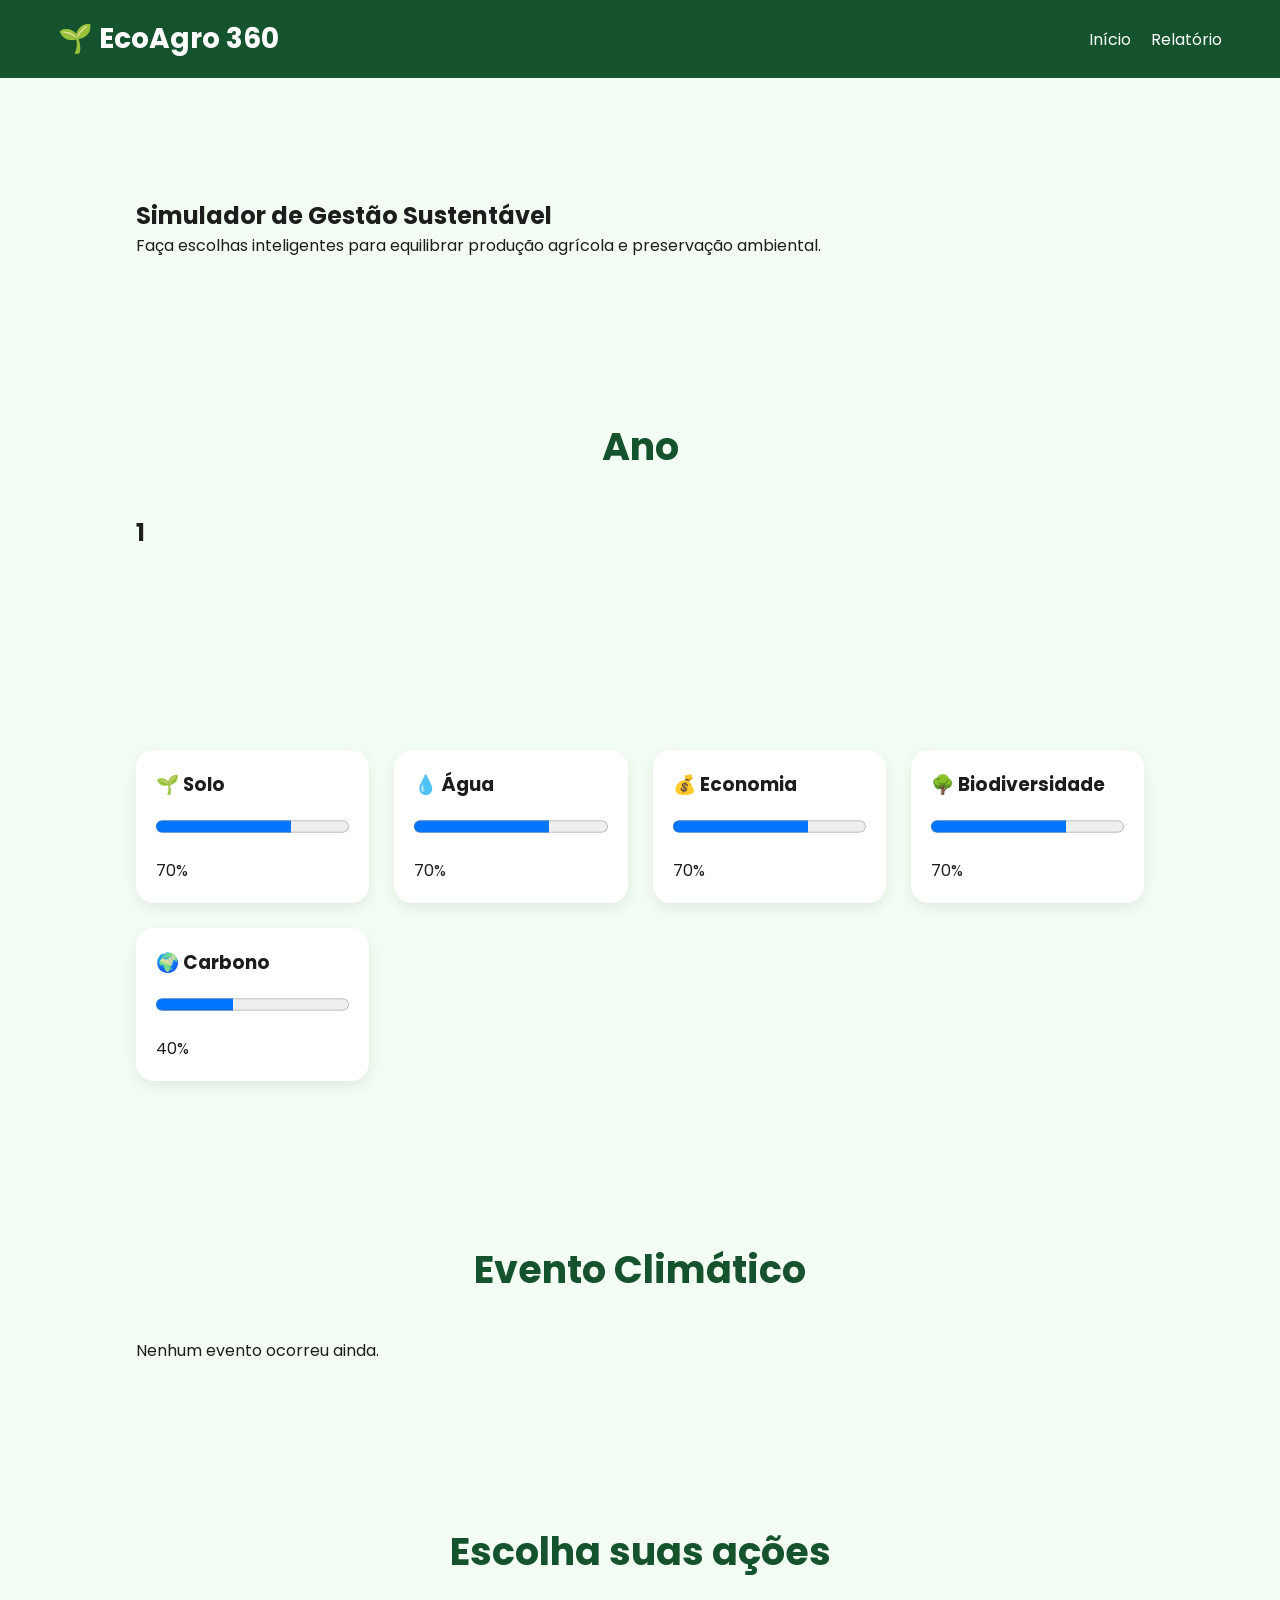
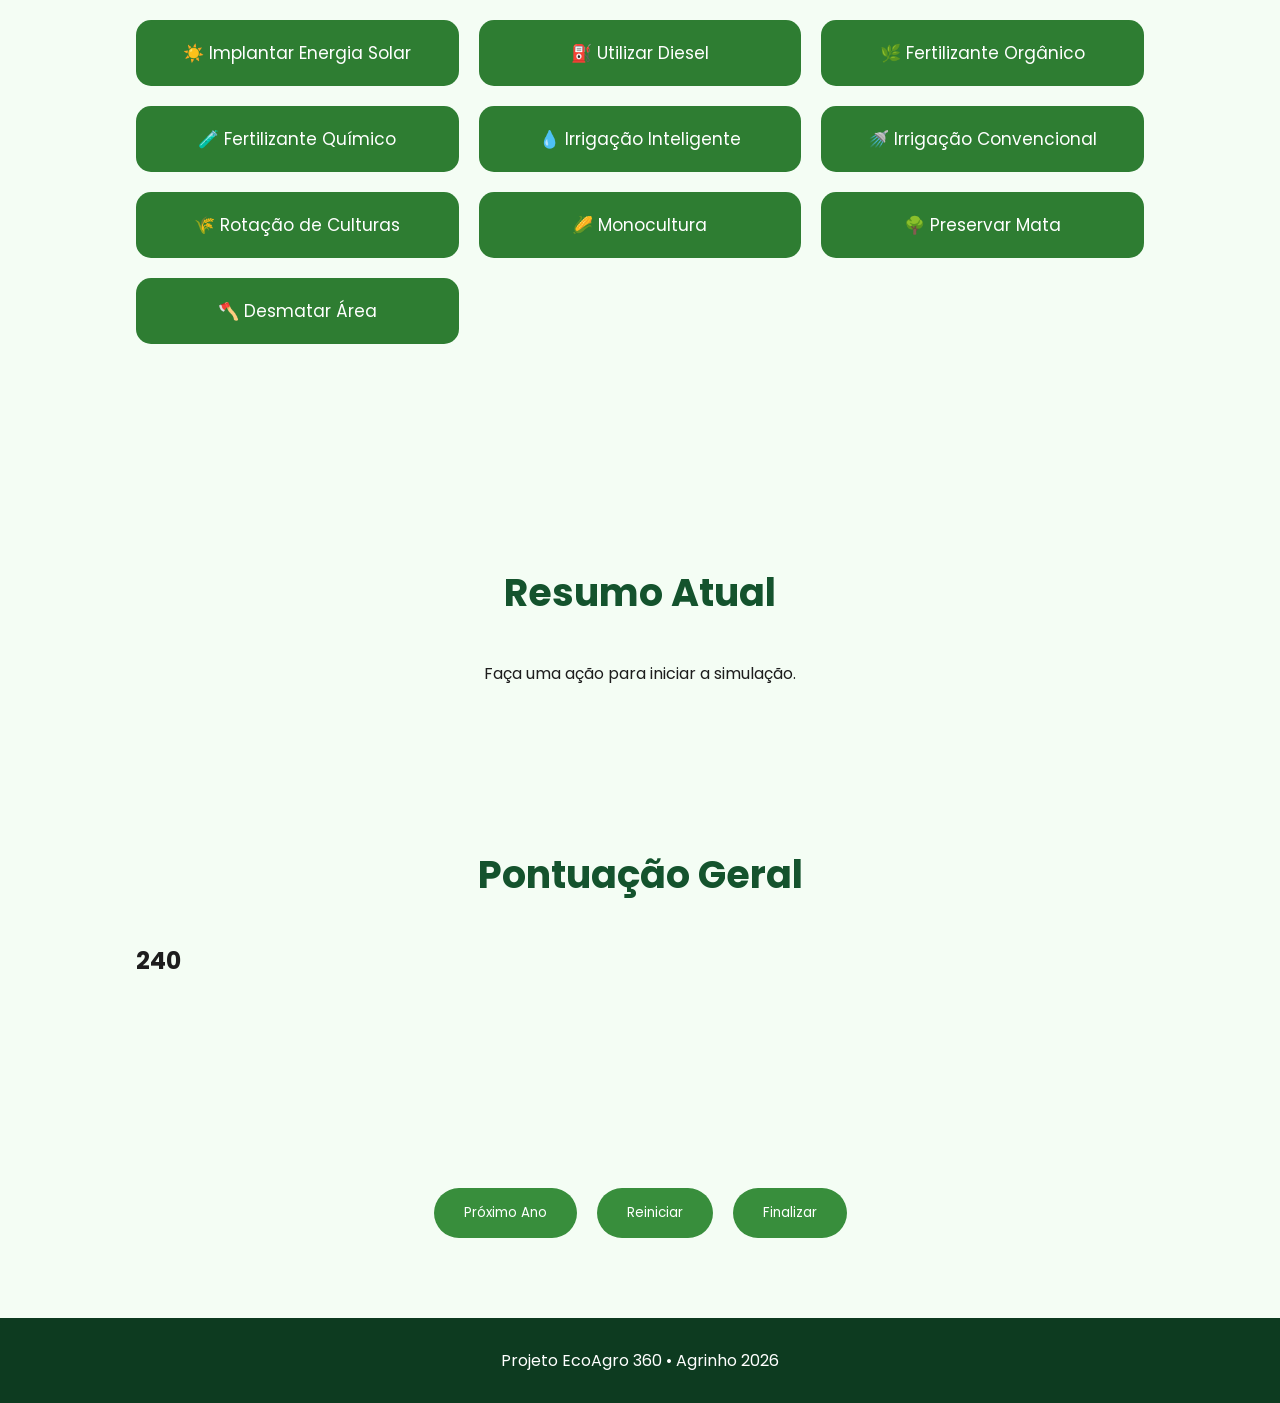
<file: relatorio.html>
<!DOCTYPE html>
<html lang="pt-BR">

<head>

    <meta charset="UTF-8">
    <meta name="viewport" content="width=device-width, initial-scale=1.0">

    <title>EcoAgro 360 | Relatório Final</title>

    <link rel="stylesheet" href="css/style.css">
    <link rel="stylesheet" href="css/animacoes.css">

    <link rel="preconnect" href="https://fonts.googleapis.com">
    <link rel="preconnect" href="https://fonts.gstatic.com" crossorigin>

    <link href="https://fonts.googleapis.com/css2?family=Poppins:wght@300;400;500;600;700&display=swap"
        rel="stylesheet">

</head>

<body>

    <header>

        <nav>

            <div class="logo">

                🌱 EcoAgro 360

            </div>

            <ul>

                <li><a href="index.html">Início</a></li>
                <li><a href="simulador.html">Simulador</a></li>

            </ul>

        </nav>

    </header>

    <main class="relatorio">

        <section class="tituloRelatorio">

            <h1>

                Relatório Final da Fazenda

            </h1>

            <p>

                Veja como suas decisões influenciaram o equilíbrio entre produção e meio ambiente.

            </p>

        </section>

        <section class="resultadoPrincipal">

            <h2>

                Resultado Geral

            </h2>

            <div id="classificacao" class="classificacao">

                Produtor Sustentável

            </div>

        </section>

        <section class="cardsRelatorio">

            <div class="cardRelatorio">

                <h3>🌱 Solo</h3>

                <span id="soloFinal">

                    0%

                </span>

            </div>

            <div class="cardRelatorio">

                <h3>💧 Água</h3>

                <span id="aguaFinal">

                    0%

                </span>

            </div>

            <div class="cardRelatorio">

                <h3>💰 Economia</h3>

                <span id="economiaFinal">

                    0%

                </span>

            </div>

            <div class="cardRelatorio">

                <h3>🌳 Biodiversidade</h3>

                <span id="bioFinal">

                    0%

                </span>

            </div>

            <div class="cardRelatorio">

                <h3>🌍 Carbono</h3>

                <span id="carbonoFinal">

                    0%

                </span>

            </div>

        </section>

        <section class="pontuacaoFinal">

            <h2>

                Pontuação Final

            </h2>

            <h1 id="pontuacaoFinal">

                0

            </h1>

        </section>

        <section class="analise">

            <h2>

                Avaliação Inteligente

            </h2>

            <p id="textoAnalise">

                Aguarde...

            </p>

        </section>

        <section class="medalhas">

            <h2>

                Medalhas Conquistadas

            </h2>

            <div id="listaMedalhas" class="medalhasGrid">

                <!-- JavaScript adicionará -->

            </div>

        </section>

        <section class="conselhos">

            <h2>

                Recomendações

            </h2>

            <ul id="listaConselhos">

            </ul>

        </section>

        <section class="acoesRelatorio">

            <button onclick="window.print()">

                🖨️ Imprimir Relatório

            </button>

            <button onclick="location.href='simulador.html'">

                🔄 Jogar Novamente

            </button>

            <button onclick="location.href='index.html'">

                🏠 Página Inicial

            </button>

        </section>

    </main>

    <footer>

        <p>

            EcoAgro 360 • Projeto desenvolvido para o Agrinho 2026

        </p>

    </footer>

    <script src="js/relatorio.js"></script>

</body>

</html>
</file>
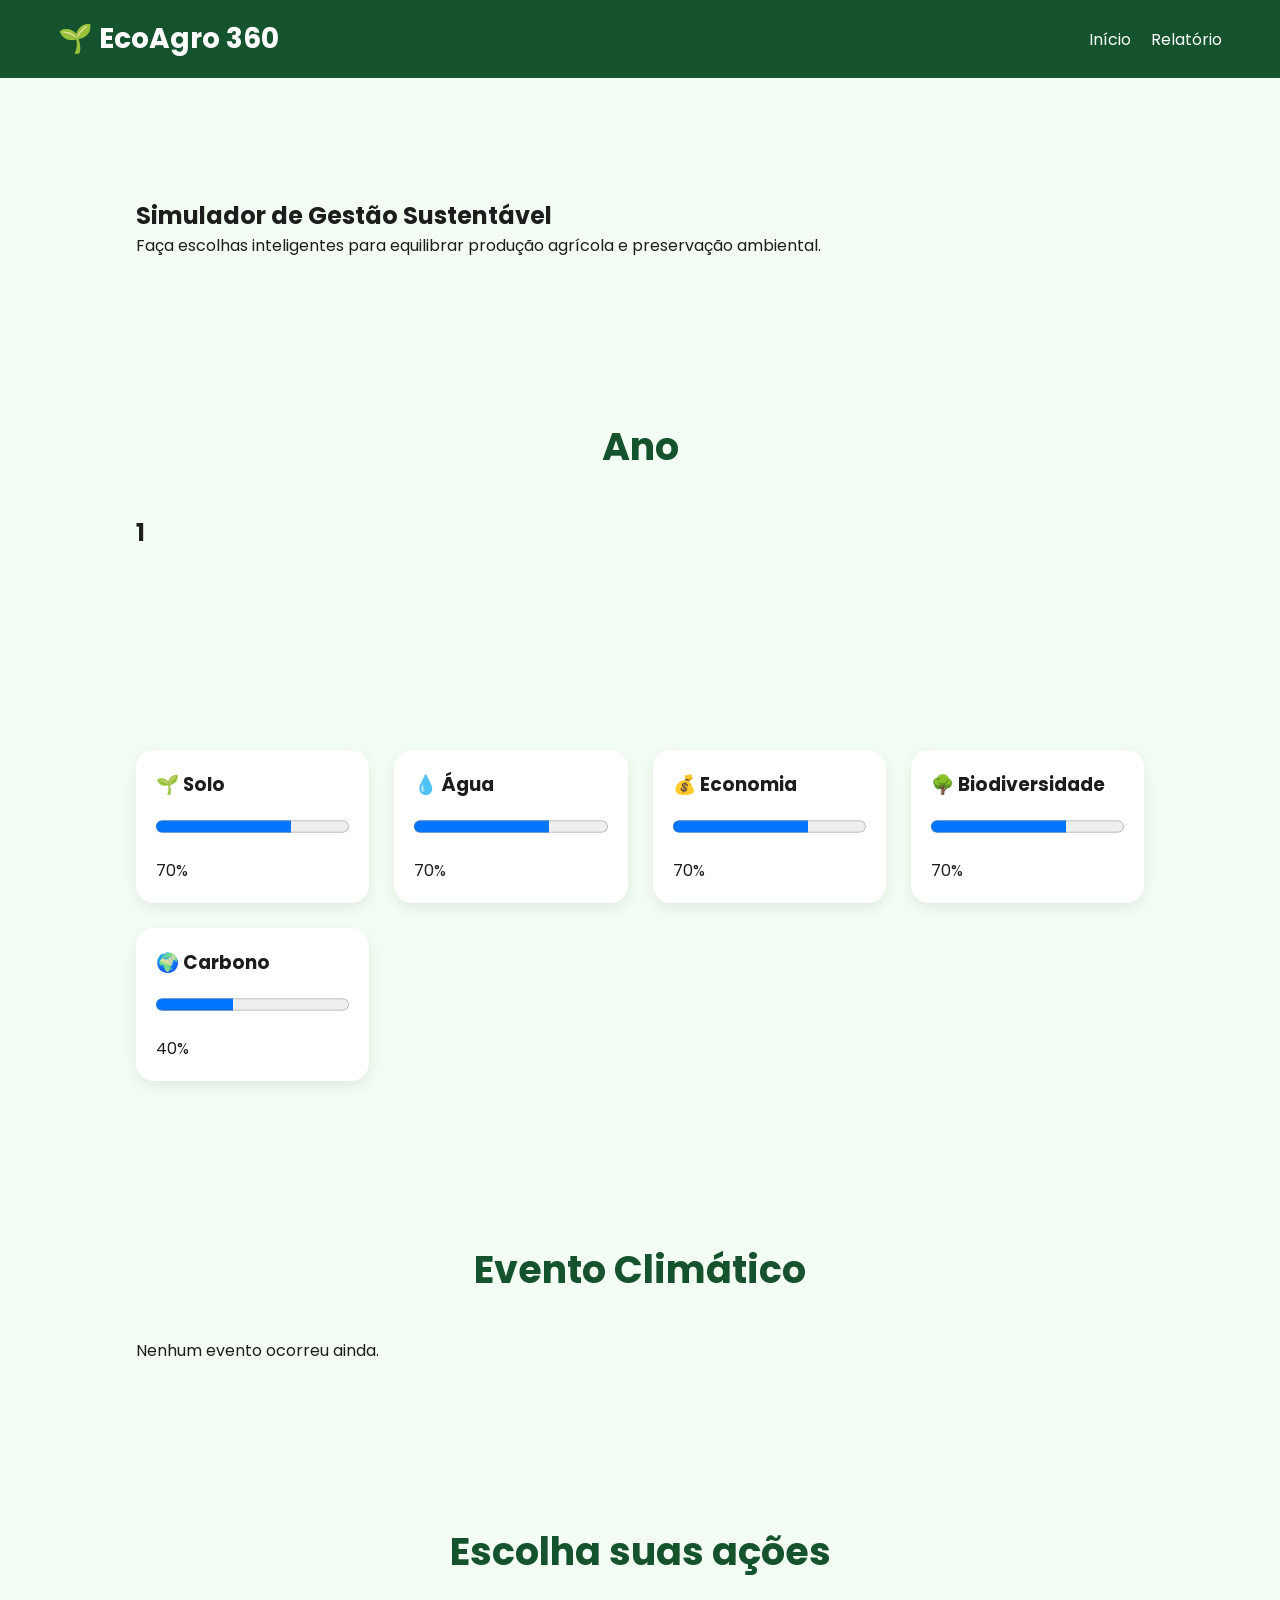
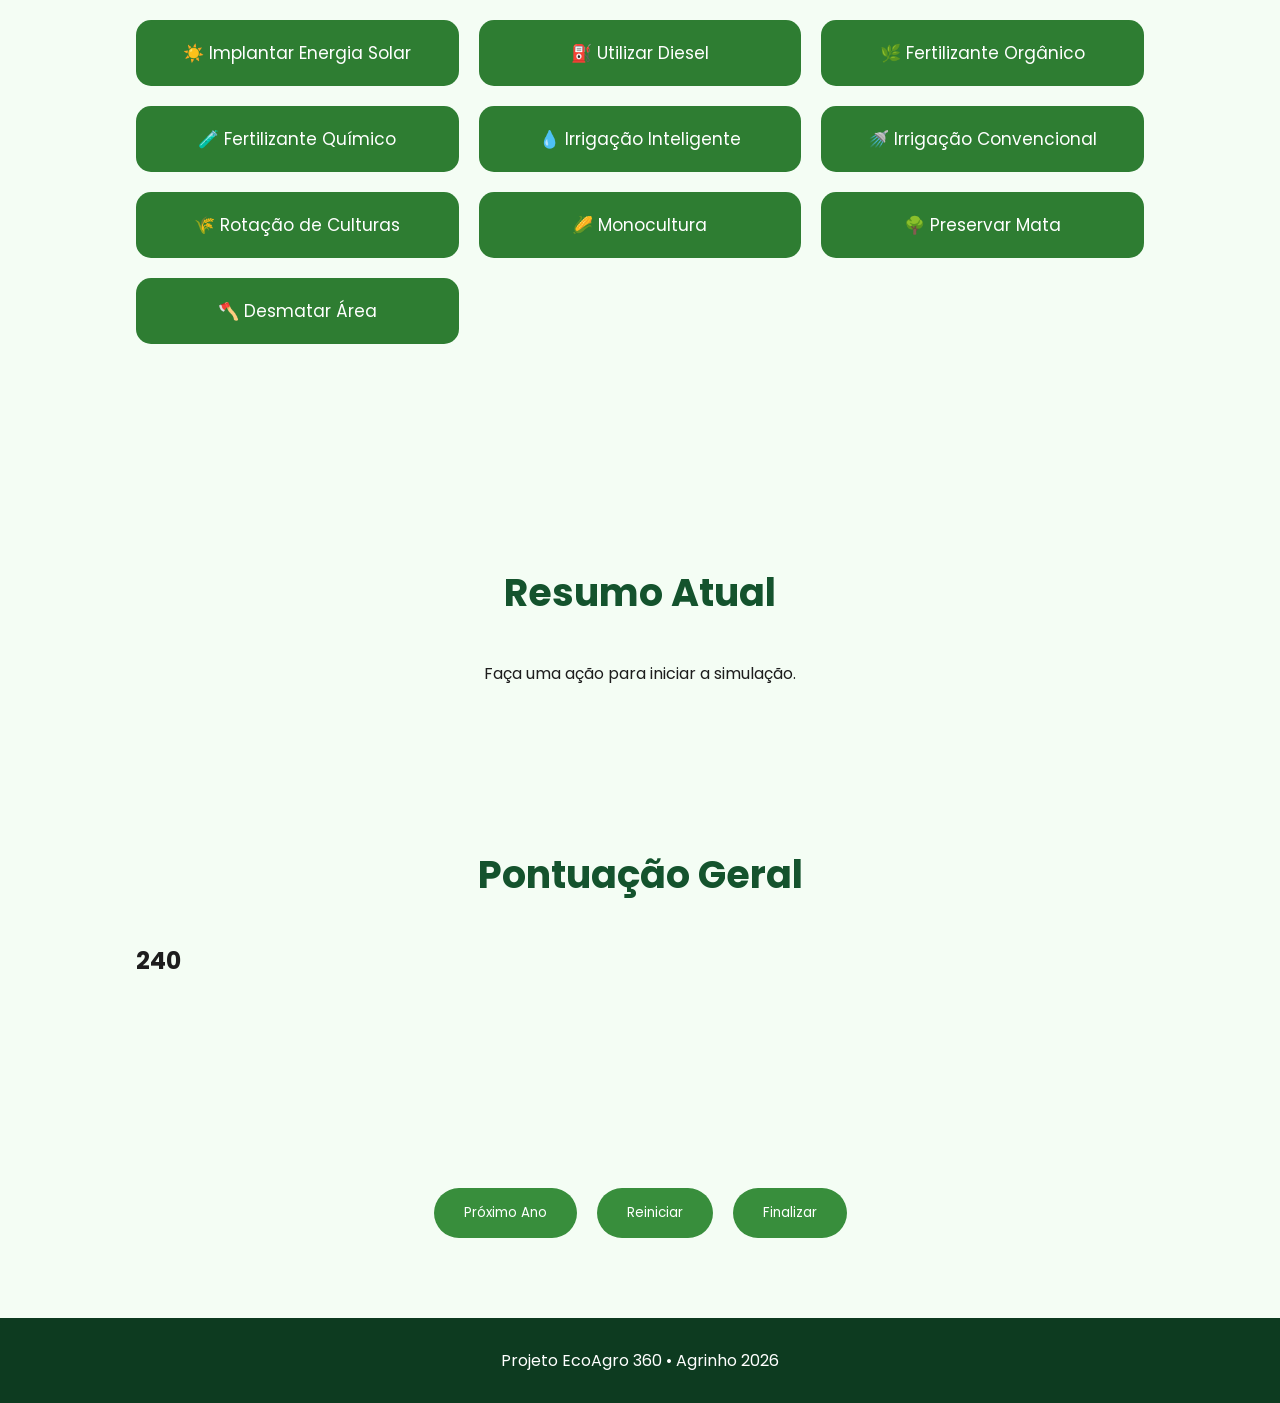
<file: simulador.html>
<!DOCTYPE html>
<html lang="pt-BR">

<head>

    <meta charset="UTF-8">
    <meta name="viewport" content="width=device-width, initial-scale=1.0">

    <title>EcoAgro 360 | Simulador</title>

    <link rel="stylesheet" href="css/style.css">
    <link rel="stylesheet" href="css/animacoes.css">

    <link rel="preconnect" href="https://fonts.googleapis.com">
    <link rel="preconnect" href="https://fonts.gstatic.com" crossorigin>

    <link href="https://fonts.googleapis.com/css2?family=Poppins:wght@300;400;500;600;700&display=swap"
        rel="stylesheet">

</head>

<body>

    <header>

        <nav>

            <div class="logo">

                🌱 EcoAgro 360

            </div>

            <ul>

                <li><a href="index.html">Início</a></li>

                <li><a href="relatorio.html">Relatório</a></li>

            </ul>

        </nav>

    </header>

    <main class="simulador">

        <section class="painelSuperior">

            <h1>

                Simulador de Gestão Sustentável

            </h1>

            <p>

                Faça escolhas inteligentes para equilibrar produção agrícola e preservação ambiental.

            </p>

        </section>

        <section class="anoAtual">

            <h2>

                Ano

            </h2>

            <h1 id="ano">

                1

            </h1>

        </section>

        <section class="dashboard">

            <div class="indicador">

                <h3>🌱 Solo</h3>

                <progress id="solo" value="70" max="100"></progress>
                <span id="soloTexto">70%</span>
            </div>

            <div class="indicador">

                <h3>💧 Água</h3>

                <progress id="agua" value="70" max="100"></progress>
                <span id="aguaTexto">70%</span>

            </div>

            <div class="indicador">

                <h3>💰 Economia</h3>

                <progress id="economia" value="70" max="100"></progress>
                <span id="economiaTexto">70%</span>

            </div>

            <div class="indicador">

                <h3>🌳 Biodiversidade</h3>

                <progress id="bio" value="70" max="100"></progress>
                <span id="bioTexto">70%</span>

            </div>

            <div class="indicador">

                <h3>🌍 Carbono</h3>

                <progress id="carbono" value="40" max="100"></progress>
                <span id="carbonoTexto">40%</span>

            </div>

        </section>

        <section class="evento">

            <h2>

                Evento Climático

            </h2>

            <div id="eventoAtual">

                Nenhum evento ocorreu ainda.

            </div>

        </section>

        <section class="acoes">

            <h2>

                Escolha suas ações

            </h2>

            <div class="gridAcoes">

                <button onclick="escolha('solar')">

                    ☀️ Implantar Energia Solar

                </button>

                <button onclick="escolha('diesel')">

                    ⛽ Utilizar Diesel

                </button>

                <button onclick="escolha('organico')">

                    🌿 Fertilizante Orgânico

                </button>

                <button onclick="escolha('quimico')">

                    🧪 Fertilizante Químico

                </button>

                <button onclick="escolha('gotejamento')">

                    💧 Irrigação Inteligente

                </button>

                <button onclick="escolha('desperdicio')">

                    🚿 Irrigação Convencional

                </button>

                <button onclick="escolha('rotacao')">

                    🌾 Rotação de Culturas

                </button>

                <button onclick="escolha('mono')">

                    🌽 Monocultura

                </button>

                <button onclick="escolha('preservar')">

                    🌳 Preservar Mata

                </button>

                <button onclick="escolha('desmatar')">

                    🪓 Desmatar Área

                </button>

            </div>

        </section>

        <section class="status">

            <h2>

                Resumo Atual

            </h2>

            <div id="mensagem">

                Faça uma ação para iniciar a simulação.

            </div>

        </section>

        <section class="pontuacao">

            <h2>

                Pontuação Geral

            </h2>

            <h1 id="pontos">

                0

            </h1>

        </section>

        <section class="controles">

            <button onclick="proximoAno()">

                Próximo Ano

            </button>

            <button onclick="reiniciarJogo()">

                Reiniciar

            </button>

            <button onclick="finalizarSimulacao()">

                Finalizar

            </button>

        </section>

    </main>

    <footer>

        <p>

            Projeto EcoAgro 360 • Agrinho 2026

        </p>

    </footer>

    <script src="js/simulador.js"></script>

</body>

</html>
</file>
<file: css/style.css>
/* ========================= */
/* RESET */
/* ========================= */

*{
    margin:0;
    padding:0;
    box-sizing:border-box;
    font-family:'Poppins',sans-serif;
}

html{
    scroll-behavior:smooth;
}

body{

    background:#f4fdf4;
    color:#1d1d1d;
    overflow-x:hidden;

}

/* ========================= */
/* HEADER */
/* ========================= */

header{

    width:100%;
    background:#14532d;
    position:sticky;
    top:0;
    z-index:1000;

}

nav{

    max-width:1200px;
    margin:auto;

    display:flex;

    justify-content:space-between;

    align-items:center;

    padding:18px;

}

.logo{

    color:white;

    font-size:28px;

    font-weight:700;

}

nav ul{

    display:flex;

    gap:20px;

    list-style:none;

}

nav a{

    color:white;

    text-decoration:none;

    transition:.3s;

}

nav a:hover{

    color:#ffd54f;

}

/* ========================= */
/* HERO */
/* ========================= */

.hero{

    min-height:100vh;

    display:flex;

    align-items:center;

    justify-content:center;

    text-align:center;

    background:linear-gradient(
        rgba(0,0,0,.45),
        rgba(0,0,0,.45)
    ),

    url("../assets/imagens/fundo.jpg");

    background-size:cover;

    background-position:center;

    padding:40px;

}

.hero h1{

    font-size:65px;

    color:white;

}

.hero span{

    color:#9cff9c;

}

.hero p{

    color:white;

    max-width:700px;

    margin:25px auto;

    font-size:22px;

}

.botaoPrincipal{

    display:inline-block;

    padding:15px 35px;

    border-radius:40px;

    background:#43a047;

    color:white;

    text-decoration:none;

    transition:.4s;

    font-weight:bold;

}

.botaoPrincipal:hover{

    transform:scale(1.08);

    background:#2e7d32;

}

/* ========================= */
/* SEÇÕES */
/* ========================= */

section{

    padding:80px 8%;

}

section h2{

    text-align:center;

    margin-bottom:40px;

    font-size:38px;

    color:#14532d;

}

/* ========================= */
/* CARDS */
/* ========================= */

.cards{

    display:grid;

    grid-template-columns:repeat(auto-fit,minmax(250px,1fr));

    gap:30px;

}

.card{

    background:white;

    border-radius:18px;

    padding:30px;

    text-align:center;

    transition:.4s;

    box-shadow:0 5px 15px rgba(0,0,0,.08);

}

.card:hover{

    transform:translateY(-8px);

    box-shadow:0 15px 35px rgba(0,0,0,.15);

}

.card h3{

    margin-bottom:15px;

    color:#2e7d32;

}

/* ========================= */
/* OBJETIVOS */
/* ========================= */

.objetivosGrid{

    display:grid;

    grid-template-columns:repeat(auto-fit,minmax(250px,1fr));

    gap:30px;

}

.objetivosGrid div{

    background:white;

    padding:35px;

    border-radius:20px;

    text-align:center;

    box-shadow:0 5px 20px rgba(0,0,0,.08);

}

.objetivosGrid span{

    font-size:55px;

}

/* ========================= */
/* PAINEL */
/* ========================= */

.painel{

    display:grid;

    gap:25px;

}

.barra{

    width:100%;

    height:20px;

    background:#d7d7d7;

    border-radius:50px;

    overflow:hidden;

}

.progresso{

    height:100%;

    border-radius:50px;

    animation:carregar 2s;

}

.solo{

    width:85%;

    background:#795548;

}

.agua{

    width:90%;

    background:#2196f3;

}

.bio{

    width:82%;

    background:#4caf50;

}

.economia{

    width:75%;

    background:#ffc107;

}

/* ========================= */
/* CURIOSIDADES */
/* ========================= */

.curiosidades{

    background:#14532d;

    color:white;

    text-align:center;

}

.curiosidades h2{

    color:white;

}

#curiosidade{

    font-size:22px;

    margin:30px auto;

    max-width:800px;

}

.curiosidades button{

    padding:14px 30px;

    border:none;

    background:#ffd54f;

    border-radius:30px;

    cursor:pointer;

    font-size:17px;

    transition:.3s;

}

.curiosidades button:hover{

    transform:scale(1.05);

}

/* ========================= */
/* CTA */
/* ========================= */

.cta{

    text-align:center;

    background:linear-gradient(90deg,#2e7d32,#4caf50);

    color:white;

}

.cta h2{

    color:white;

    margin-bottom:30px;

}

/* ========================= */
/* FOOTER */
/* ========================= */

footer{

    background:#0d3b20;

    color:white;

    text-align:center;

    padding:30px;

}

/* ========================= */
/* SIMULADOR */
/* ========================= */

.simulador{

    max-width:1200px;

    margin:auto;

    padding-top:40px;

}

.dashboard{

    display:grid;

    grid-template-columns:repeat(auto-fit,minmax(230px,1fr));

    gap:25px;

    margin-top:40px;

}

.indicador{

    background:white;

    padding:20px;

    border-radius:18px;

    box-shadow:0 5px 15px rgba(0,0,0,.08);

}

progress{

    width:100%;

    height:25px;

    margin:15px 0;

}

.gridAcoes{

    display:grid;

    grid-template-columns:repeat(auto-fit,minmax(260px,1fr));

    gap:20px;

    margin-top:30px;

}

.gridAcoes button{

    padding:20px;

    border:none;

    border-radius:15px;

    cursor:pointer;

    background:#2e7d32;

    color:white;

    transition:.3s;

    font-size:17px;

}

.gridAcoes button:hover{

    transform:translateY(-5px);

    background:#1b5e20;

}

.status{

    margin-top:60px;

    text-align:center;

}

.controles{

    display:flex;

    gap:20px;

    justify-content:center;

    flex-wrap:wrap;

    margin-top:50px;

}

.controles button{

    padding:15px 30px;

    border:none;

    border-radius:30px;

    background:#388e3c;

    color:white;

    cursor:pointer;

    transition:.3s;

}

.controles button:hover{

    transform:scale(1.05);

}

/* ========================= */
/* RELATÓRIO */
/* ========================= */

.cardsRelatorio{

    display:grid;

    grid-template-columns:repeat(auto-fit,minmax(220px,1fr));

    gap:25px;

    margin-top:40px;

}

.cardRelatorio{

    background:white;

    border-radius:20px;

    text-align:center;

    padding:30px;

    box-shadow:0 5px 20px rgba(0,0,0,.08);

}

.cardRelatorio span{

    font-size:40px;

    font-weight:bold;

    color:#2e7d32;

}

.classificacao{

    font-size:40px;

    text-align:center;

    color:#1b5e20;

    margin:40px 0;

    font-weight:700;

}

.medalhasGrid{

    display:grid;

    grid-template-columns:repeat(auto-fit,minmax(220px,1fr));

    gap:20px;

}

.medalhasGrid div{

    background:#fff;

    padding:20px;

    border-radius:15px;

    text-align:center;

    box-shadow:0 5px 15px rgba(0,0,0,.08);

}

/* ========================= */
/* RESPONSIVO */
/* ========================= */

@media(max-width:900px){

nav{

flex-direction:column;

gap:20px;

}

.hero h1{

font-size:45px;

}

.hero p{

font-size:18px;

}

section h2{

font-size:30px;

}

}

@media(max-width:600px){

.hero{

padding:20px;

}

.hero h1{

font-size:34px;

}

.botaoPrincipal{

padding:12px 25px;

}

.logo{

font-size:22px;

}

nav ul{

flex-wrap:wrap;

justify-content:center;

}

}
</file>
<file: css/animacoes.css>
/* ================================= */
/* ANIMAÇÃO DAS BARRAS */
/* ================================= */

@keyframes carregar {

    from {
        width: 0%;
    }

}

/* ================================= */
/* SURGIR SUAVEMENTE */
/* ================================= */

@keyframes fadeUp {

    from {

        opacity: 0;

        transform: translateY(40px);

    }

    to {

        opacity: 1;

        transform: translateY(0);

    }

}

/* ================================= */
/* EFEITO FLUTUAR */
/* ================================= */

@keyframes flutuar {

    0% {

        transform: translateY(0px);

    }

    50% {

        transform: translateY(-8px);

    }

    100% {

        transform: translateY(0px);

    }

}

/* ================================= */
/* PULSAR */
/* ================================= */

@keyframes pulsar {

    0% {

        transform: scale(1);

    }

    50% {

        transform: scale(1.04);

    }

    100% {

        transform: scale(1);

    }

}

/* ================================= */
/* BRILHO */
/* ================================= */

@keyframes brilho {

    0% {

        box-shadow: 0 0 0 rgba(255,255,255,0);

    }

    50% {

        box-shadow: 0 0 25px rgba(255,255,255,.5);

    }

    100% {

        box-shadow: 0 0 0 rgba(255,255,255,0);

    }

}

/* ================================= */
/* ROTAÇÃO SUAVE */
/* ================================= */

@keyframes girar {

    from {

        transform: rotate(0deg);

    }

    to {

        transform: rotate(360deg);

    }

}

/* ================================= */
/* BALANÇO */
/* ================================= */

@keyframes balancar {

    0% {

        transform: rotate(0deg);

    }

    25% {

        transform: rotate(2deg);

    }

    50% {

        transform: rotate(-2deg);

    }

    75% {

        transform: rotate(2deg);

    }

    100% {

        transform: rotate(0deg);

    }

}

/* ================================= */
/* APLICAÇÕES */
/* ================================= */

.heroTexto{

    animation: fadeUp 1.2s ease;

}

.card{

    animation: fadeUp 1s ease;

}

.objetivosGrid div{

    animation: fadeUp 1.2s ease;

}

.botaoPrincipal{

    animation: pulsar 3s infinite;

}

.botaoPrincipal:hover{

    animation: brilho .8s;

}

.logo{

    animation: balancar 4s infinite;

}

.card:hover{

    animation: flutuar 1s infinite;

}

.indicador:hover{

    animation: flutuar .8s infinite;

}

.cardRelatorio:hover{

    animation: flutuar .8s infinite;

}

.medalhasGrid div:hover{

    animation: flutuar .8s infinite;

}

.gridAcoes button:hover{

    animation: pulsar .5s;

}

/* ================================= */
/* FOLHAS DECORATIVAS */
/* ================================= */

.folha{

    position: fixed;

    top: -50px;

    font-size: 24px;

    animation: cair linear infinite;

    pointer-events: none;

    z-index: 1;

}

@keyframes cair{

    from{

        transform: translateY(-50px) rotate(0deg);

        opacity:1;

    }

    to{

        transform: translateY(110vh) rotate(360deg);

        opacity:0;

    }

}

/* ================================= */
/* TRANSIÇÃO GERAL */
/* ================================= */

*{

    transition:

    background .3s,

    color .3s,

    transform .3s,

    box-shadow .3s;

}
</file>
